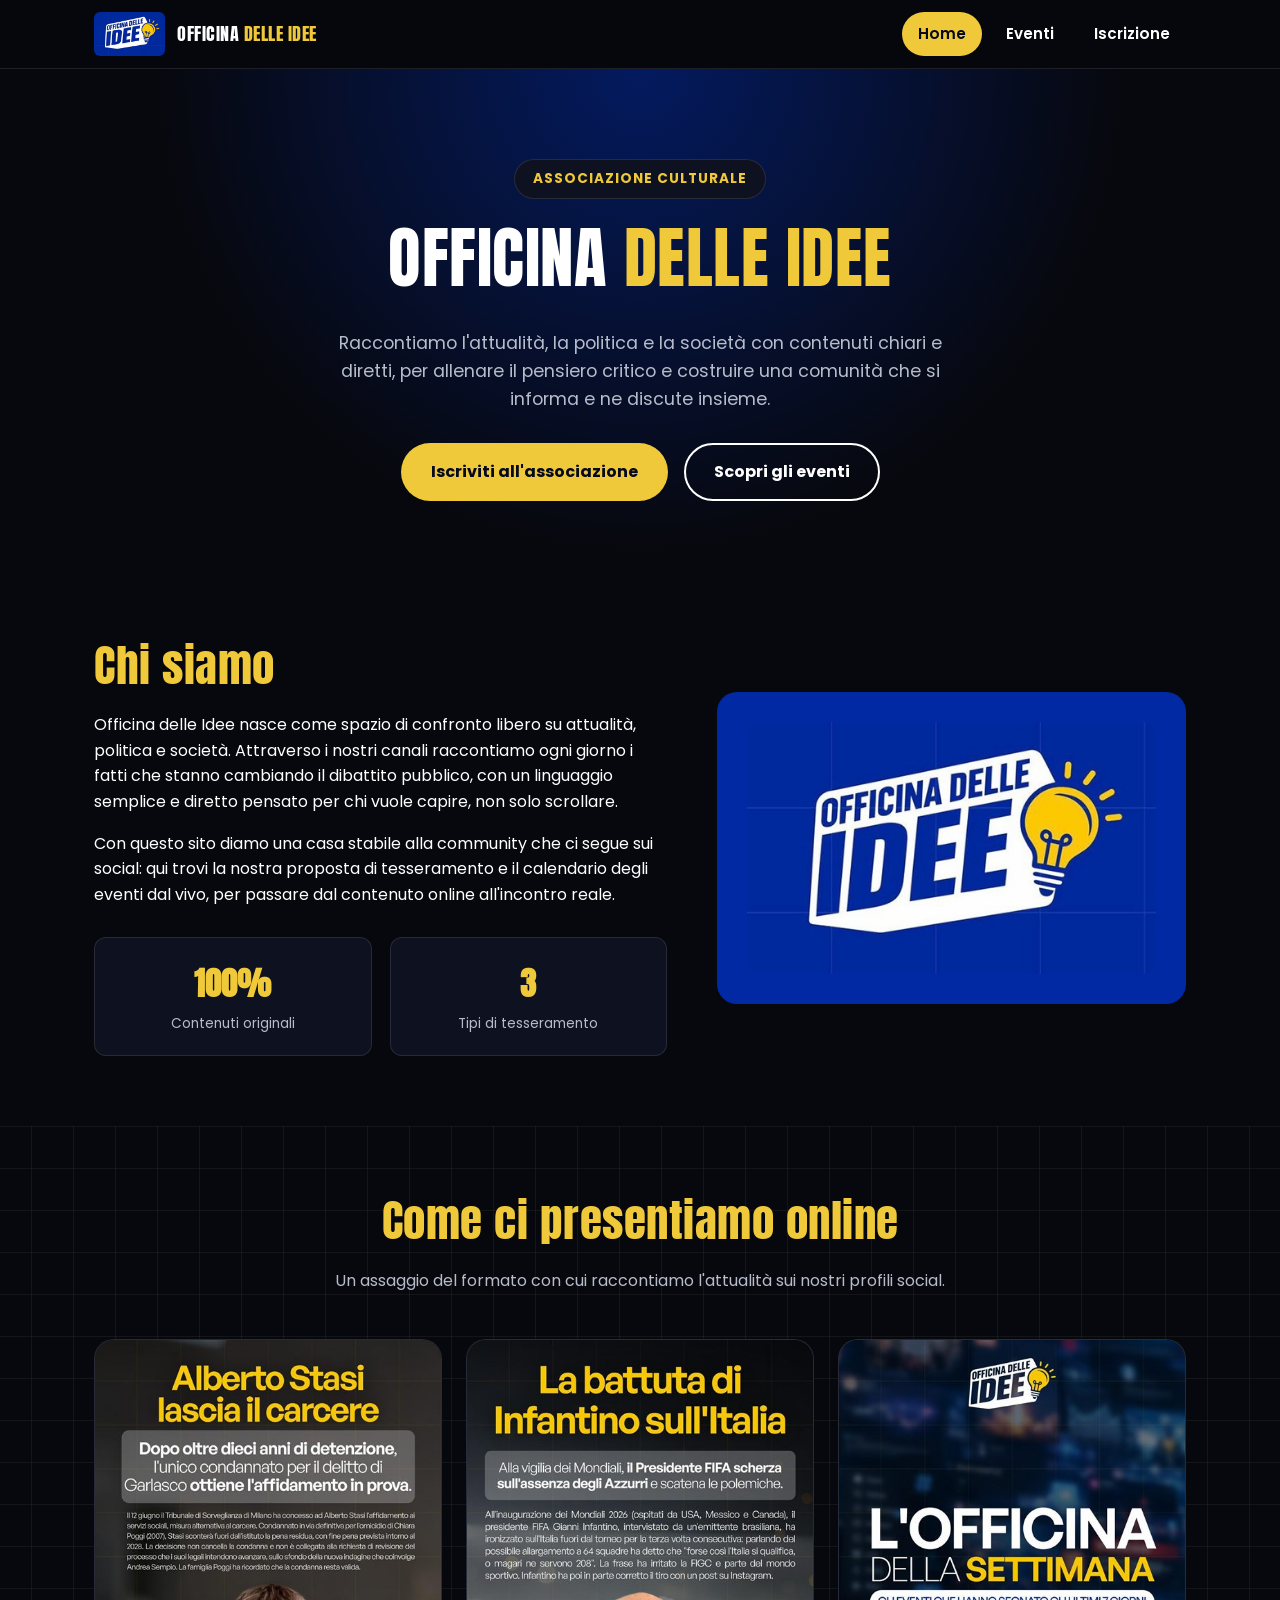
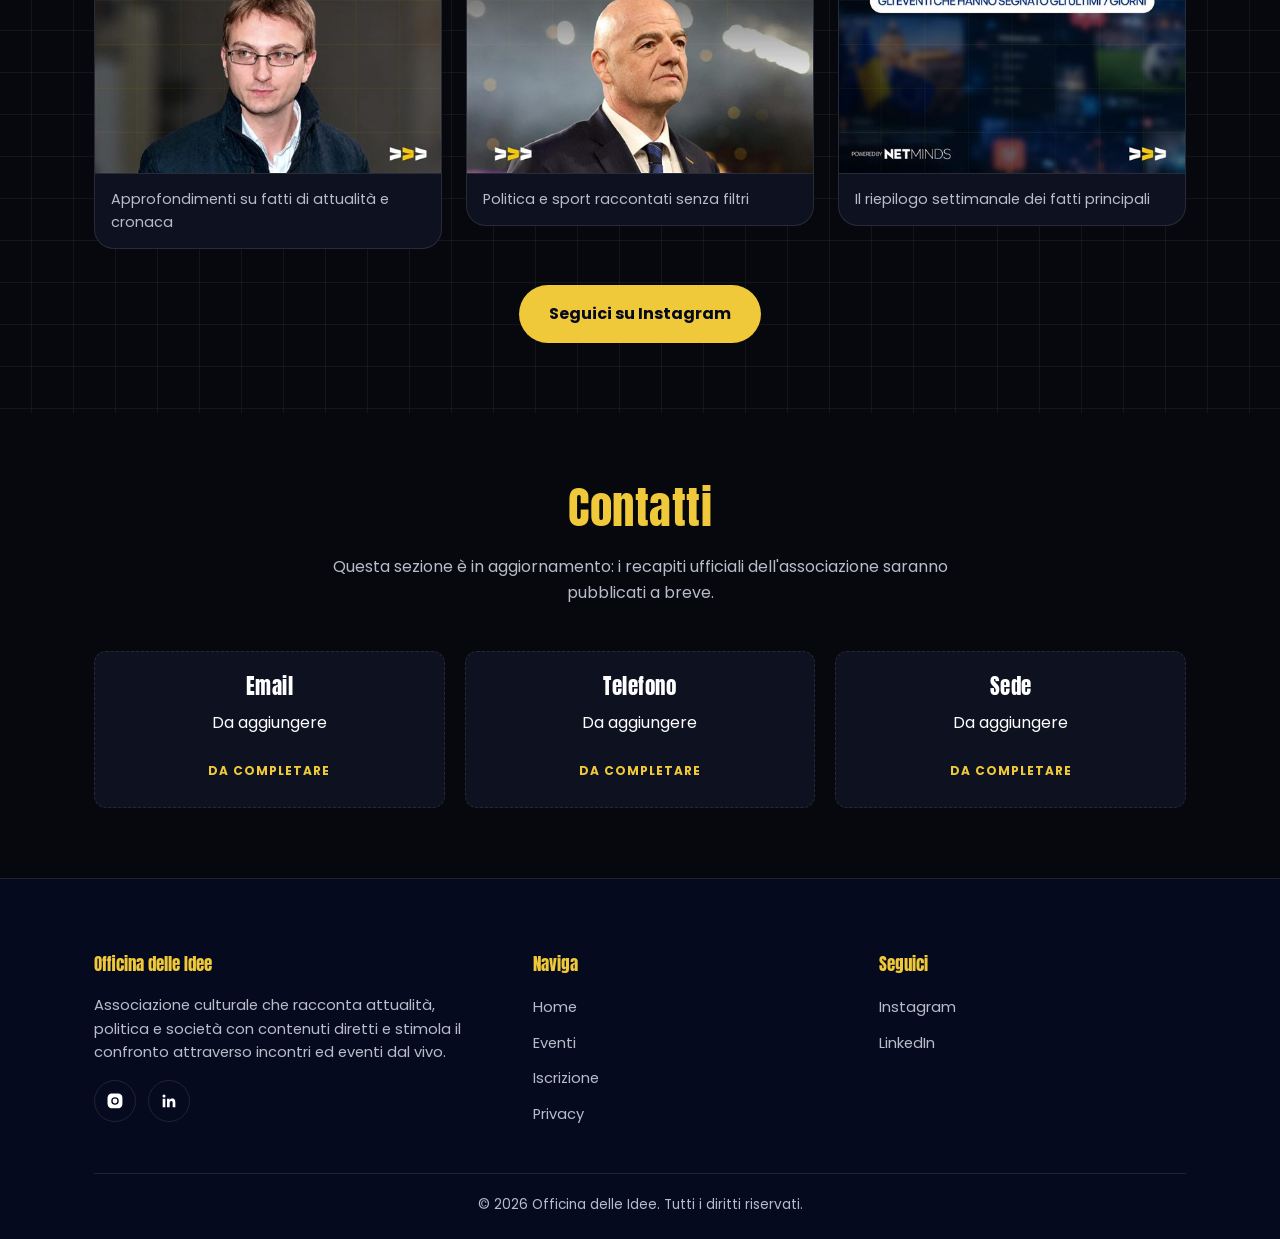
<file: index.html>
<!DOCTYPE html>
<html lang="it">
<head>
  <meta charset="UTF-8">
  <meta name="viewport" content="width=device-width, initial-scale=1.0">
  <title>Officina delle Idee | Associazione</title>
  <meta name="description" content="Officina delle Idee: l'associazione che racconta l'attualità e stimola il pensiero critico. Scopri chi siamo, iscriviti e partecipa ai nostri eventi.">

  <link rel="icon" type="image/png" sizes="32x32" href="images/favicon-32.png">
  <link rel="apple-touch-icon" sizes="180x180" href="images/favicon-180.png">

  <link rel="preconnect" href="https://fonts.googleapis.com">
  <link rel="preconnect" href="https://fonts.gstatic.com" crossorigin>
  <link href="https://fonts.googleapis.com/css2?family=Anton&family=Poppins:wght@400;600;700&display=swap" rel="stylesheet">

  <link rel="stylesheet" href="css/style.css">
</head>
<body>

  <header class="site-header">
    <div class="container">
      <a href="index.html" class="brand">
        <img src="images/logo.jpg" alt="Logo Officina delle Idee">
        <span>OFFICINA <em>DELLE IDEE</em></span>
      </a>

      <button class="nav-toggle" id="navToggle" aria-label="Apri menu" aria-expanded="false">
        <span></span><span></span><span></span>
      </button>

      <nav class="main-nav" id="mainNav">
        <ul>
          <li><a href="index.html" class="active">Home</a></li>
          <li><a href="eventi.html">Eventi</a></li>
          <li><a href="iscrizione.html">Iscrizione</a></li>
        </ul>
      </nav>
    </div>
  </header>

  <main>

    <section class="hero grid-bg">
      <div class="container">
        <span class="eyebrow">Associazione culturale</span>
        <h1>OFFICINA <span style="color:var(--gold)">DELLE IDEE</span></h1>
        <p class="lead">
          Raccontiamo l'attualità, la politica e la società con contenuti chiari e diretti,
          per allenare il pensiero critico e costruire una comunità che si informa e ne discute insieme.
        </p>
        <div class="hero-actions">
          <a href="iscrizione.html" class="btn btn-gold">Iscriviti all'associazione</a>
          <a href="eventi.html" class="btn btn-outline">Scopri gli eventi</a>
        </div>
      </div>
    </section>

    <section id="chi-siamo">
      <div class="container about-grid">
        <div>
          <h2>Chi siamo</h2>
          <p>
            Officina delle Idee nasce come spazio di confronto libero su attualità, politica e società.
            Attraverso i nostri canali raccontiamo ogni giorno i fatti che stanno cambiando il dibattito
            pubblico, con un linguaggio semplice e diretto pensato per chi vuole capire, non solo scrollare.
          </p>
          <p>
            Con questo sito diamo una casa stabile alla community che ci segue sui social: qui trovi la nostra
            proposta di tesseramento e il calendario degli eventi dal vivo, per passare dal contenuto online
            all'incontro reale.
          </p>
          <div class="stats">
            <div class="stat">
              <strong>100%</strong>
              <span>Contenuti originali</span>
            </div>
            <div class="stat">
              <strong>3</strong>
              <span>Tipi di tesseramento</span>
            </div>
          </div>
        </div>
        <div class="about-visual">
          <img src="images/logo.jpg" alt="Officina delle Idee">
        </div>
      </div>
    </section>

    <section id="contenuti" class="grid-bg">
      <div class="container">
        <div class="section-head">
          <h2>Come ci presentiamo online</h2>
          <p>Un assaggio del formato con cui raccontiamo l'attualità sui nostri profili social.</p>
        </div>

        <div class="gallery">
          <a href="https://www.instagram.com/_officinadelleidee_/" target="_blank" rel="noopener">
            <figure>
              <img src="images/post-1.jpg" alt="Esempio di post Officina delle Idee">
              <figcaption>Approfondimenti su fatti di attualità e cronaca</figcaption>
            </figure>
          </a>
          <a href="https://www.instagram.com/_officinadelleidee_/" target="_blank" rel="noopener">
            <figure>
              <img src="images/post-2.jpg" alt="Esempio di post Officina delle Idee">
              <figcaption>Politica e sport raccontati senza filtri</figcaption>
            </figure>
          </a>
          <a href="https://www.instagram.com/_officinadelleidee_/" target="_blank" rel="noopener">
            <figure>
              <img src="images/post-3.jpg" alt="Esempio di post Officina delle Idee">
              <figcaption>Il riepilogo settimanale dei fatti principali</figcaption>
            </figure>
          </a>
        </div>

        <div class="social-cta">
          <a href="https://www.instagram.com/_officinadelleidee_/" target="_blank" rel="noopener" class="btn btn-gold">Seguici su Instagram</a>
        </div>
      </div>
    </section>

    <section id="contatti">
      <div class="container">
        <div class="section-head">
          <h2>Contatti</h2>
          <p>Questa sezione è in aggiornamento: i recapiti ufficiali dell'associazione saranno pubblicati a breve.</p>
        </div>
        <div class="contacts-grid">
          <div class="contact-item">
            <h3>Email</h3>
            <p>Da aggiungere</p>
            <span class="todo">Da completare</span>
          </div>
          <div class="contact-item">
            <h3>Telefono</h3>
            <p>Da aggiungere</p>
            <span class="todo">Da completare</span>
          </div>
          <div class="contact-item">
            <h3>Sede</h3>
            <p>Da aggiungere</p>
            <span class="todo">Da completare</span>
          </div>
        </div>
      </div>
    </section>

  </main>

  <footer class="site-footer">
    <div class="container">
      <div class="footer-grid">
        <div>
          <h4>Officina delle Idee</h4>
          <p>Associazione culturale che racconta attualità, politica e società con contenuti diretti e stimola il confronto attraverso incontri ed eventi dal vivo.</p>
          <div class="social-links">
            <a href="https://www.instagram.com/_officinadelleidee_/" target="_blank" rel="noopener" aria-label="Instagram">
              <svg viewBox="0 0 24 24"><path d="M12 2c2.7 0 3 .01 4.1.06 1.1.05 1.8.2 2.4.45.65.25 1.2.6 1.75 1.15.5.5.9 1.1 1.15 1.75.25.6.4 1.3.45 2.4.05 1.1.06 1.4.06 4.1s-.01 3-.06 4.1c-.05 1.1-.2 1.8-.45 2.4a4.9 4.9 0 0 1-1.15 1.75 4.9 4.9 0 0 1-1.75 1.15c-.6.25-1.3.4-2.4.45-1.1.05-1.4.06-4.1.06s-3-.01-4.1-.06c-1.1-.05-1.8-.2-2.4-.45a4.9 4.9 0 0 1-1.75-1.15 4.9 4.9 0 0 1-1.15-1.75c-.25-.6-.4-1.3-.45-2.4C2.01 15 2 14.7 2 12s.01-3 .06-4.1c.05-1.1.2-1.8.45-2.4.25-.65.6-1.2 1.15-1.75A4.9 4.9 0 0 1 5.4 2.6c.6-.25 1.3-.4 2.4-.45C8.9 2.01 9.2 2 12 2zm0 5a5 5 0 1 0 0 10 5 5 0 0 0 0-10zm0 8.2a3.2 3.2 0 1 1 0-6.4 3.2 3.2 0 0 1 0 6.4zm5.2-8.4a1.2 1.2 0 1 1-2.4 0 1.2 1.2 0 0 1 2.4 0z"/></svg>
            </a>
            <a href="https://www.linkedin.com/company/officina-delle-idee./" target="_blank" rel="noopener" aria-label="LinkedIn">
              <svg viewBox="0 0 24 24"><path d="M20.45 20.45h-3.55v-5.57c0-1.33-.02-3.03-1.85-3.03-1.85 0-2.14 1.45-2.14 2.94v5.66H9.36V9h3.41v1.56h.05c.47-.9 1.63-1.85 3.36-1.85 3.6 0 4.27 2.37 4.27 5.45v6.29zM5.34 7.43a2.06 2.06 0 1 1 0-4.12 2.06 2.06 0 0 1 0 4.12zM7.12 20.45H3.56V9h3.56v11.45z"/></svg>
            </a>
          </div>
        </div>
        <div>
          <h4>Naviga</h4>
          <ul class="footer-nav">
            <li><a href="index.html">Home</a></li>
            <li><a href="eventi.html">Eventi</a></li>
            <li><a href="iscrizione.html">Iscrizione</a></li>
            <li><a href="privacy.html">Privacy</a></li>
          </ul>
        </div>
        <div>
          <h4>Seguici</h4>
          <ul class="footer-nav">
            <li><a href="https://www.instagram.com/_officinadelleidee_/" target="_blank" rel="noopener">Instagram</a></li>
            <li><a href="https://www.linkedin.com/company/officina-delle-idee./" target="_blank" rel="noopener">LinkedIn</a></li>
          </ul>
        </div>
      </div>
      <div class="footer-bottom">
        &copy; <span id="year"></span> Officina delle Idee. Tutti i diritti riservati.
      </div>
    </div>
  </footer>

  <script src="js/script.js"></script>
</body>
</html>
</file>
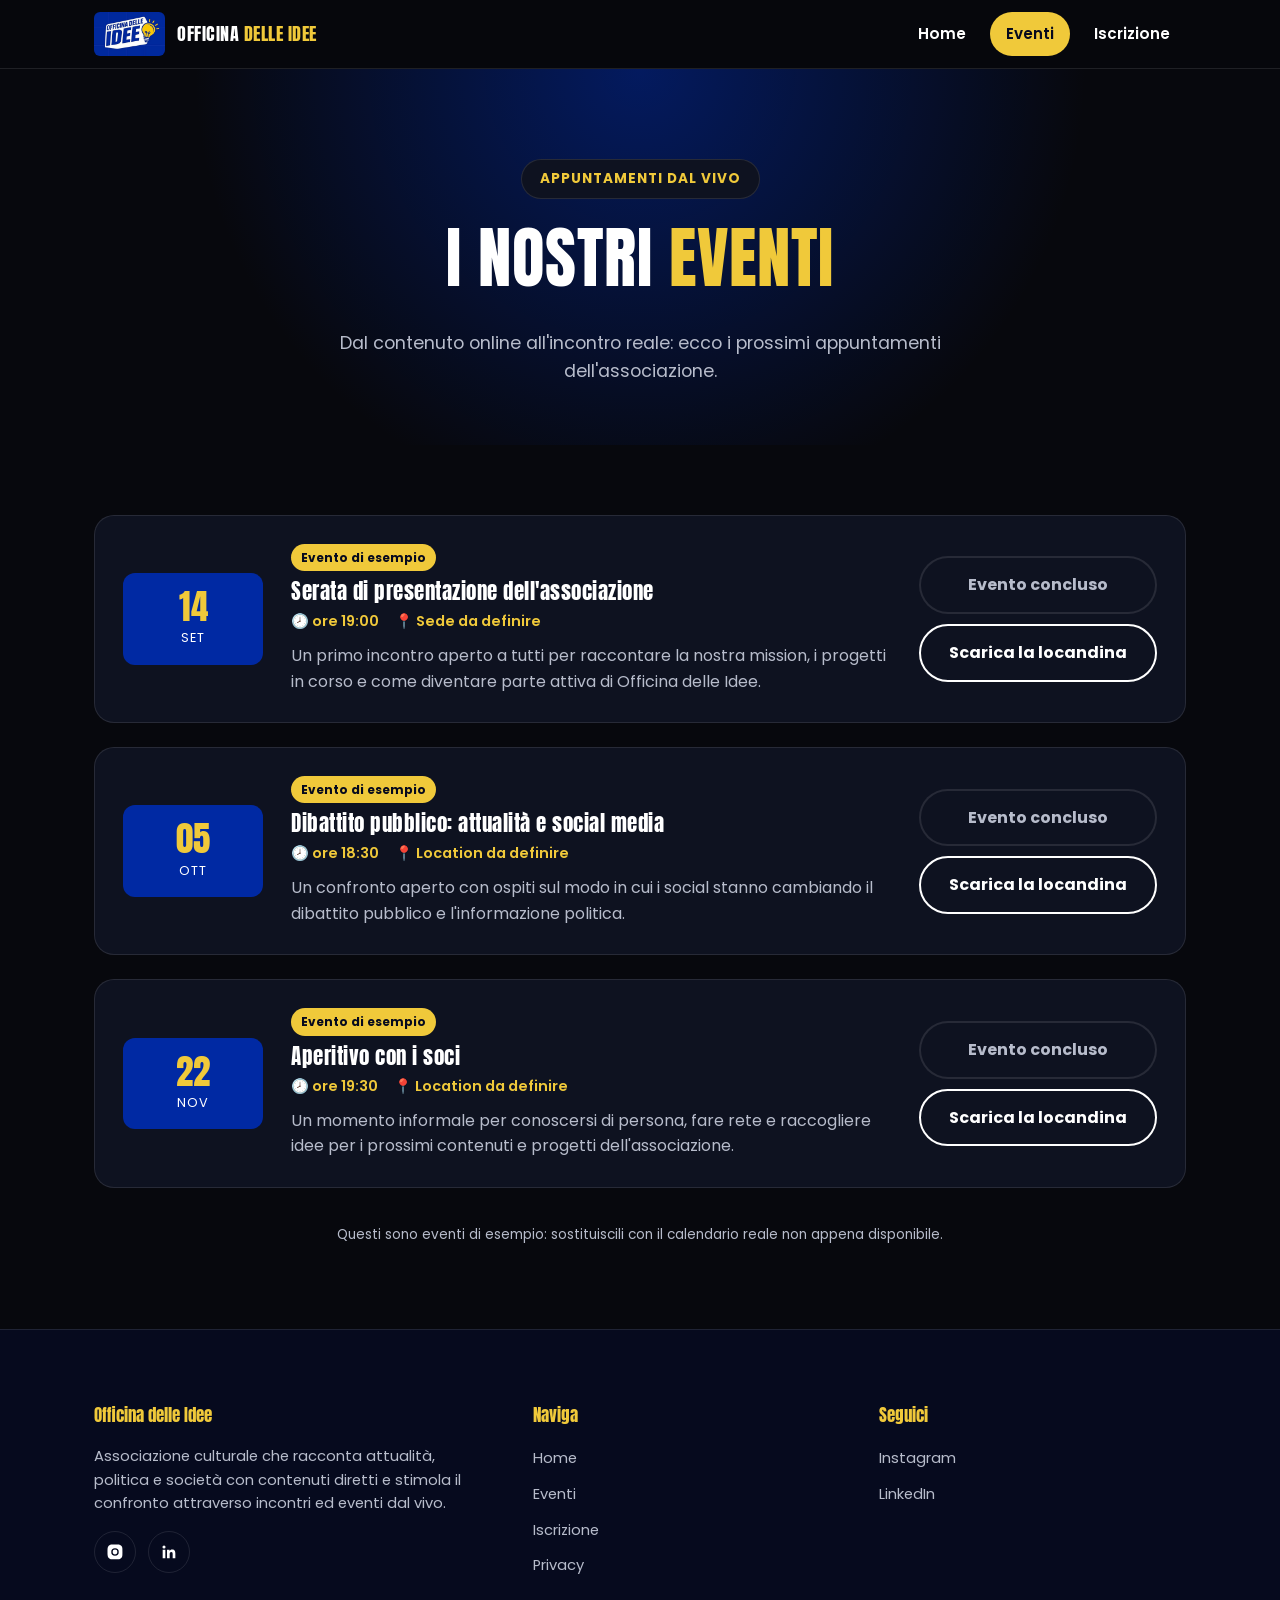
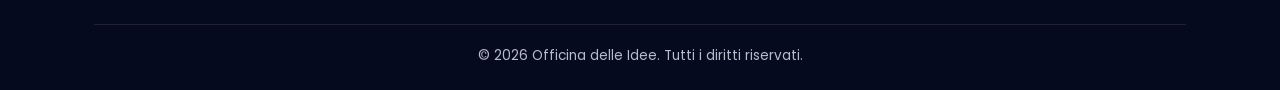
<file: eventi.html>
<!DOCTYPE html>
<html lang="it">
<head>
  <meta charset="UTF-8">
  <meta name="viewport" content="width=device-width, initial-scale=1.0">
  <title>Eventi | Officina delle Idee</title>
  <meta name="description" content="Scopri i prossimi eventi live di Officina delle Idee: incontri, dibattiti e appuntamenti dal vivo con la community.">

  <link rel="icon" type="image/png" sizes="32x32" href="images/favicon-32.png">
  <link rel="apple-touch-icon" sizes="180x180" href="images/favicon-180.png">

  <link rel="preconnect" href="https://fonts.googleapis.com">
  <link rel="preconnect" href="https://fonts.gstatic.com" crossorigin>
  <link href="https://fonts.googleapis.com/css2?family=Anton&family=Poppins:wght@400;600;700&display=swap" rel="stylesheet">

  <link rel="stylesheet" href="css/style.css">
</head>
<body>

  <header class="site-header">
    <div class="container">
      <a href="index.html" class="brand">
        <img src="images/logo.jpg" alt="Logo Officina delle Idee">
        <span>OFFICINA <em>DELLE IDEE</em></span>
      </a>

      <button class="nav-toggle" id="navToggle" aria-label="Apri menu" aria-expanded="false">
        <span></span><span></span><span></span>
      </button>

      <nav class="main-nav" id="mainNav">
        <ul>
          <li><a href="index.html">Home</a></li>
          <li><a href="eventi.html" class="active">Eventi</a></li>
          <li><a href="iscrizione.html">Iscrizione</a></li>
        </ul>
      </nav>
    </div>
  </header>

  <main>
    <section class="hero grid-bg" style="padding-bottom:30px;">
      <div class="container">
        <span class="eyebrow">Appuntamenti dal vivo</span>
        <h1>I NOSTRI <span style="color:var(--gold)">EVENTI</span></h1>
        <p class="lead">
          Dal contenuto online all'incontro reale: ecco i prossimi appuntamenti dell'associazione.
        </p>
      </div>
    </section>

    <section>
      <div class="container">

        <div class="events-list">

          <article class="event-card" data-event-title="Serata di presentazione dell'associazione" data-locandina="locandine/serata-presentazione-associazione.pdf" data-event-date="2026-09-14">
            <div class="event-date">
              <span class="day">14</span>
              <span class="month">Set</span>
            </div>
            <div class="event-body">
              <span class="badge-placeholder">Evento di esempio</span>
              <h3>Serata di presentazione dell'associazione</h3>
              <div class="event-meta">
                <span>🕗 ore 19:00</span>
                <span>📍 Sede da definire</span>
              </div>
              <p>
                Un primo incontro aperto a tutti per raccontare la nostra mission, i progetti in corso
                e come diventare parte attiva di Officina delle Idee.
              </p>
            </div>
            <div class="event-action">
              <a href="#" class="btn btn-gold">Partecipa</a>
            </div>
          </article>

          <article class="event-card" data-event-title="Dibattito pubblico: attualità e social media" data-locandina="locandine/dibattito-attualita-social-media.pdf" data-event-date="2026-10-05">
            <div class="event-date">
              <span class="day">05</span>
              <span class="month">Ott</span>
            </div>
            <div class="event-body">
              <span class="badge-placeholder">Evento di esempio</span>
              <h3>Dibattito pubblico: attualità e social media</h3>
              <div class="event-meta">
                <span>🕗 ore 18:30</span>
                <span>📍 Location da definire</span>
              </div>
              <p>
                Un confronto aperto con ospiti sul modo in cui i social stanno cambiando il dibattito
                pubblico e l'informazione politica.
              </p>
            </div>
            <div class="event-action">
              <a href="#" class="btn btn-gold">Partecipa</a>
            </div>
          </article>

          <article class="event-card" data-event-title="Aperitivo con i soci" data-locandina="locandine/aperitivo-con-i-soci.pdf" data-event-date="2026-11-22">
            <div class="event-date">
              <span class="day">22</span>
              <span class="month">Nov</span>
            </div>
            <div class="event-body">
              <span class="badge-placeholder">Evento di esempio</span>
              <h3>Aperitivo con i soci</h3>
              <div class="event-meta">
                <span>🕗 ore 19:30</span>
                <span>📍 Location da definire</span>
              </div>
              <p>
                Un momento informale per conoscersi di persona, fare rete e raccogliere idee
                per i prossimi contenuti e progetti dell'associazione.
              </p>
            </div>
            <div class="event-action">
              <a href="#" class="btn btn-gold">Partecipa</a>
            </div>
          </article>

        </div>

        <p class="form-note" style="margin-top:36px;">
          Questi sono eventi di esempio: sostituiscili con il calendario reale non appena disponibile.
        </p>

      </div>
    </section>
  </main>

  <footer class="site-footer">
    <div class="container">
      <div class="footer-grid">
        <div>
          <h4>Officina delle Idee</h4>
          <p>Associazione culturale che racconta attualità, politica e società con contenuti diretti e stimola il confronto attraverso incontri ed eventi dal vivo.</p>
          <div class="social-links">
            <a href="https://www.instagram.com/_officinadelleidee_/" target="_blank" rel="noopener" aria-label="Instagram">
              <svg viewBox="0 0 24 24"><path d="M12 2c2.7 0 3 .01 4.1.06 1.1.05 1.8.2 2.4.45.65.25 1.2.6 1.75 1.15.5.5.9 1.1 1.15 1.75.25.6.4 1.3.45 2.4.05 1.1.06 1.4.06 4.1s-.01 3-.06 4.1c-.05 1.1-.2 1.8-.45 2.4a4.9 4.9 0 0 1-1.15 1.75 4.9 4.9 0 0 1-1.75 1.15c-.6.25-1.3.4-2.4.45-1.1.05-1.4.06-4.1.06s-3-.01-4.1-.06c-1.1-.05-1.8-.2-2.4-.45a4.9 4.9 0 0 1-1.75-1.15 4.9 4.9 0 0 1-1.15-1.75c-.25-.6-.4-1.3-.45-2.4C2.01 15 2 14.7 2 12s.01-3 .06-4.1c.05-1.1.2-1.8.45-2.4.25-.65.6-1.2 1.15-1.75A4.9 4.9 0 0 1 5.4 2.6c.6-.25 1.3-.4 2.4-.45C8.9 2.01 9.2 2 12 2zm0 5a5 5 0 1 0 0 10 5 5 0 0 0 0-10zm0 8.2a3.2 3.2 0 1 1 0-6.4 3.2 3.2 0 0 1 0 6.4zm5.2-8.4a1.2 1.2 0 1 1-2.4 0 1.2 1.2 0 0 1 2.4 0z"/></svg>
            </a>
            <a href="https://www.linkedin.com/company/officina-delle-idee./" target="_blank" rel="noopener" aria-label="LinkedIn">
              <svg viewBox="0 0 24 24"><path d="M20.45 20.45h-3.55v-5.57c0-1.33-.02-3.03-1.85-3.03-1.85 0-2.14 1.45-2.14 2.94v5.66H9.36V9h3.41v1.56h.05c.47-.9 1.63-1.85 3.36-1.85 3.6 0 4.27 2.37 4.27 5.45v6.29zM5.34 7.43a2.06 2.06 0 1 1 0-4.12 2.06 2.06 0 0 1 0 4.12zM7.12 20.45H3.56V9h3.56v11.45z"/></svg>
            </a>
          </div>
        </div>
        <div>
          <h4>Naviga</h4>
          <ul class="footer-nav">
            <li><a href="index.html">Home</a></li>
            <li><a href="eventi.html">Eventi</a></li>
            <li><a href="iscrizione.html">Iscrizione</a></li>
            <li><a href="privacy.html">Privacy</a></li>
          </ul>
        </div>
        <div>
          <h4>Seguici</h4>
          <ul class="footer-nav">
            <li><a href="https://www.instagram.com/_officinadelleidee_/" target="_blank" rel="noopener">Instagram</a></li>
            <li><a href="https://www.linkedin.com/company/officina-delle-idee./" target="_blank" rel="noopener">LinkedIn</a></li>
          </ul>
        </div>
      </div>
      <div class="footer-bottom">
        &copy; <span id="year"></span> Officina delle Idee. Tutti i diritti riservati.
      </div>
    </div>
  </footer>

  <div class="modal-overlay" id="eventModal" aria-hidden="true">
    <div class="modal-box" role="dialog" aria-modal="true" aria-labelledby="eventModalTitle">
      <button type="button" class="modal-close" data-modal-close aria-label="Chiudi">&times;</button>

      <div id="eventModalForm">
        <span class="modal-eyebrow">Partecipa all'evento</span>
        <h3 id="eventModalTitle">Titolo evento</h3>

        <form name="iscrizione-evento" id="eventoForm" method="POST" data-netlify="true" netlify-honeypot="bot-field">
          <input type="hidden" name="form-name" value="iscrizione-evento">
          <input type="hidden" name="evento" id="eventoInput" value="">
          <p class="honeypot-field">
            <label>Non compilare questo campo se sei umano: <input name="bot-field"></label>
          </p>

          <div class="field">
            <label for="evento-nome">Nome</label>
            <input type="text" id="evento-nome" name="nome" required autocomplete="given-name">
          </div>
          <div class="field">
            <label for="evento-cognome">Cognome</label>
            <input type="text" id="evento-cognome" name="cognome" required autocomplete="family-name">
          </div>
          <div class="field">
            <label for="evento-email">Email</label>
            <input type="email" id="evento-email" name="email" required autocomplete="email">
          </div>
          <div class="field">
            <label for="evento-persone">Numero di persone che porti con te</label>
            <input type="number" id="evento-persone" name="numero_persone" min="1" value="1" required>
          </div>
          <div class="field">
            <label for="evento-tessera">Sei già tesserato?</label>
            <select id="evento-tessera" name="tesseramento" required>
              <option value="No, non sono ancora tesserato">No, non sono ancora tesserato</option>
              <option value="Sì, Tessera Junior">Sì, Tessera Junior</option>
              <option value="Sì, Tessera Senior">Sì, Tessera Senior</option>
              <option value="Sì, Tessera Partner">Sì, Tessera Partner</option>
            </select>
          </div>

          <button type="submit" class="btn btn-gold btn-block">Invia adesione</button>
        </form>
      </div>

      <div id="eventModalSuccess" class="modal-success" style="display:none;">
        <span class="modal-eyebrow">Adesione ricevuta</span>
        <h3>Grazie per la tua adesione!</h3>
        <p>Abbiamo ricevuto i tuoi dati per l'evento. Scarica la locandina qui sotto e salva la data!</p>
        <a href="#" id="eventModalDownload" class="btn btn-gold" download target="_blank" rel="noopener">Scarica la locandina</a>
        <button type="button" class="btn btn-outline" data-modal-close style="margin-top:12px;">Chiudi</button>
      </div>
    </div>
  </div>

  <script src="js/script.js"></script>
</body>
</html>
</file>
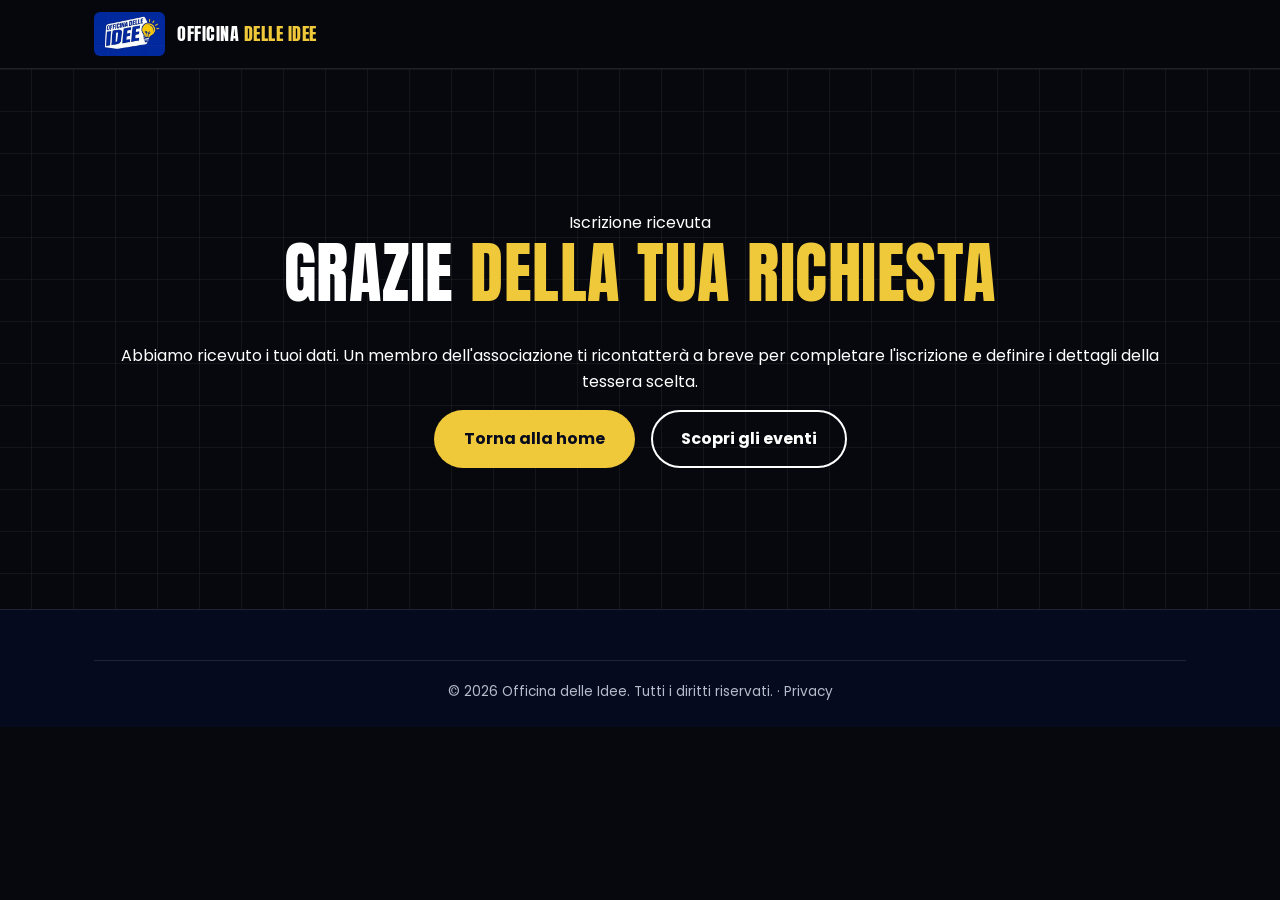
<file: grazie.html>
<!DOCTYPE html>
<html lang="it">
<head>
  <meta charset="UTF-8">
  <meta name="viewport" content="width=device-width, initial-scale=1.0">
  <title>Grazie | Officina delle Idee</title>
  <meta name="robots" content="noindex">

  <link rel="icon" type="image/png" sizes="32x32" href="images/favicon-32.png">
  <link rel="apple-touch-icon" sizes="180x180" href="images/favicon-180.png">

  <link rel="preconnect" href="https://fonts.googleapis.com">
  <link rel="preconnect" href="https://fonts.gstatic.com" crossorigin>
  <link href="https://fonts.googleapis.com/css2?family=Anton&family=Poppins:wght@400;600;700&display=swap" rel="stylesheet">

  <link rel="stylesheet" href="css/style.css">
</head>
<body>

  <header class="site-header">
    <div class="container">
      <a href="index.html" class="brand">
        <img src="images/logo.jpg" alt="Logo Officina delle Idee">
        <span>OFFICINA <em>DELLE IDEE</em></span>
      </a>
    </div>
  </header>

  <main>
    <section class="thanks-page grid-bg">
      <div class="container">
        <span class="eyebrow">Iscrizione ricevuta</span>
        <h1>GRAZIE <span style="color:var(--gold)">DELLA TUA RICHIESTA</span></h1>
        <p class="lead" style="margin-left:auto;margin-right:auto;">
          Abbiamo ricevuto i tuoi dati. Un membro dell'associazione ti ricontatterà a breve
          per completare l'iscrizione e definire i dettagli della tessera scelta.
        </p>
        <div class="hero-actions">
          <a href="index.html" class="btn btn-gold">Torna alla home</a>
          <a href="eventi.html" class="btn btn-outline">Scopri gli eventi</a>
        </div>
      </div>
    </section>
  </main>

  <footer class="site-footer">
    <div class="container">
      <div class="footer-bottom">
        &copy; <span id="year"></span> Officina delle Idee. Tutti i diritti riservati. &middot; <a href="privacy.html">Privacy</a>
      </div>
    </div>
  </footer>

  <script src="js/script.js"></script>
</body>
</html>
</file>
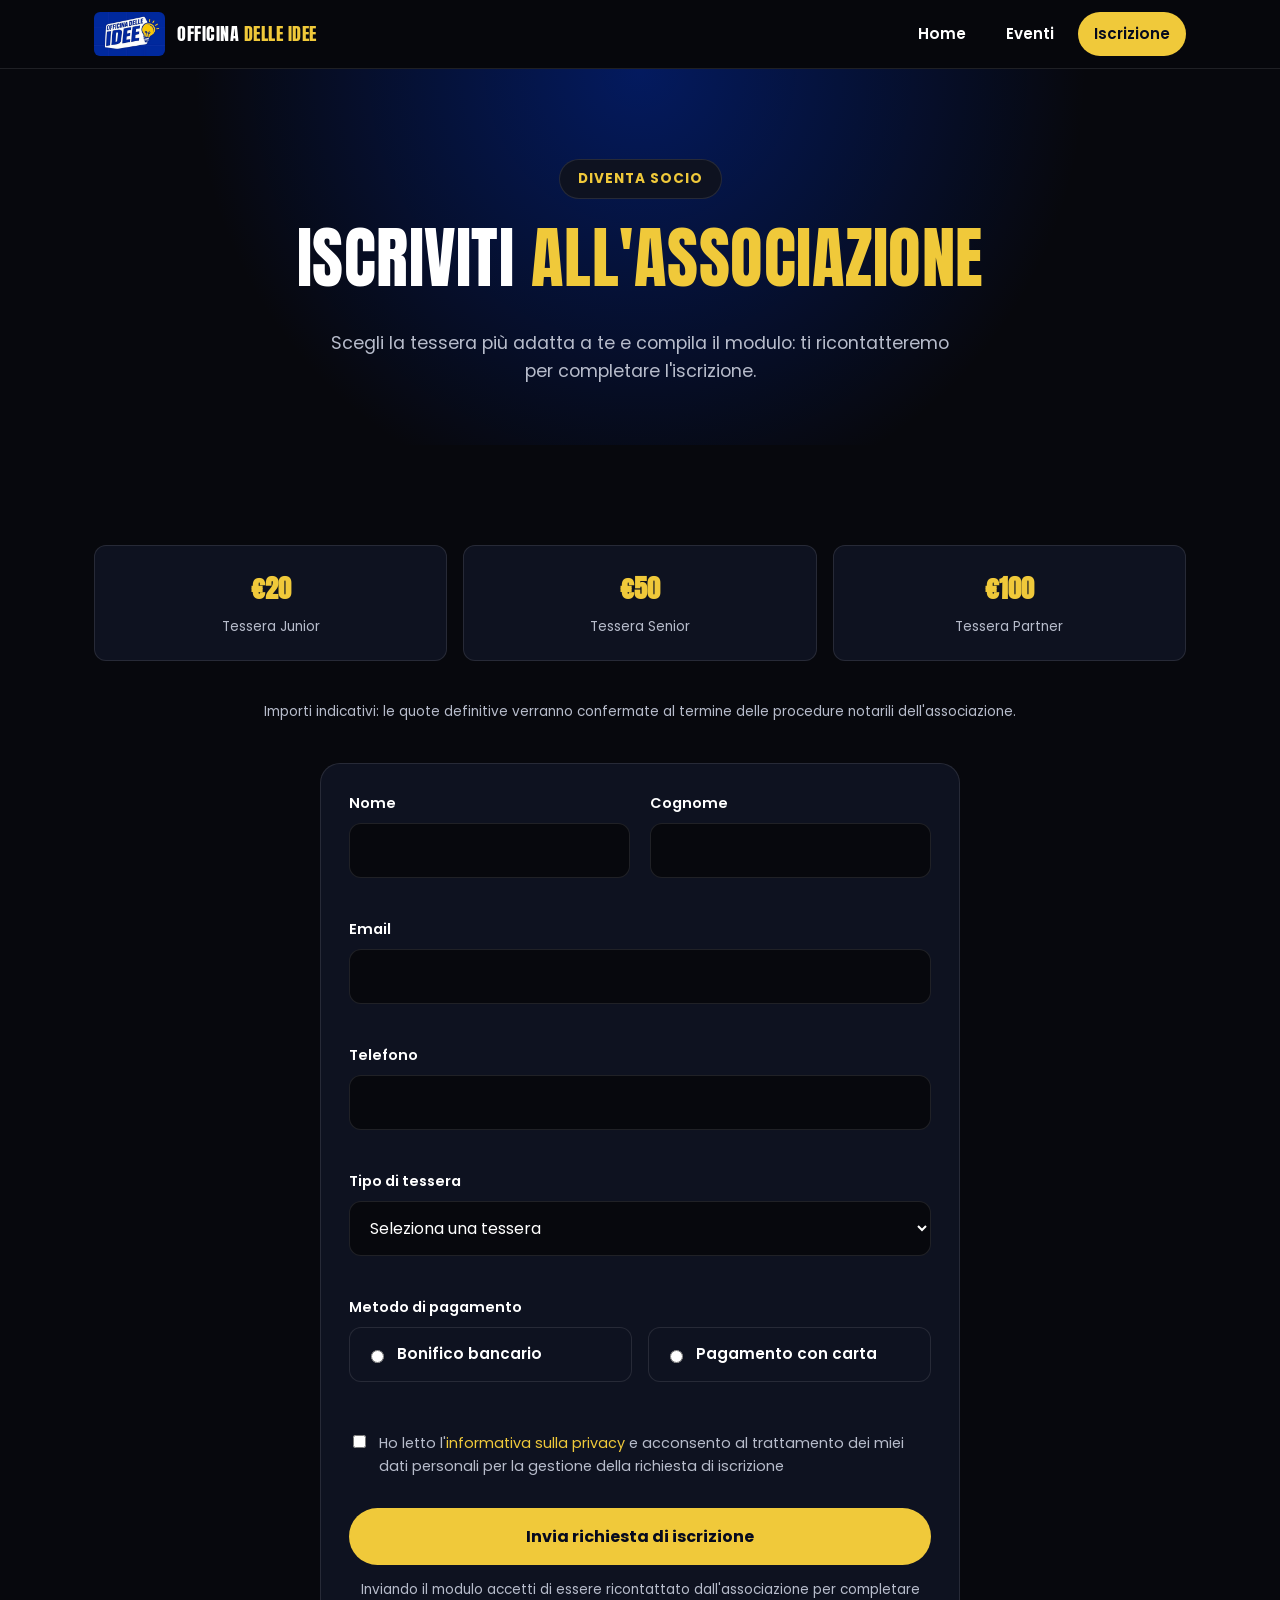
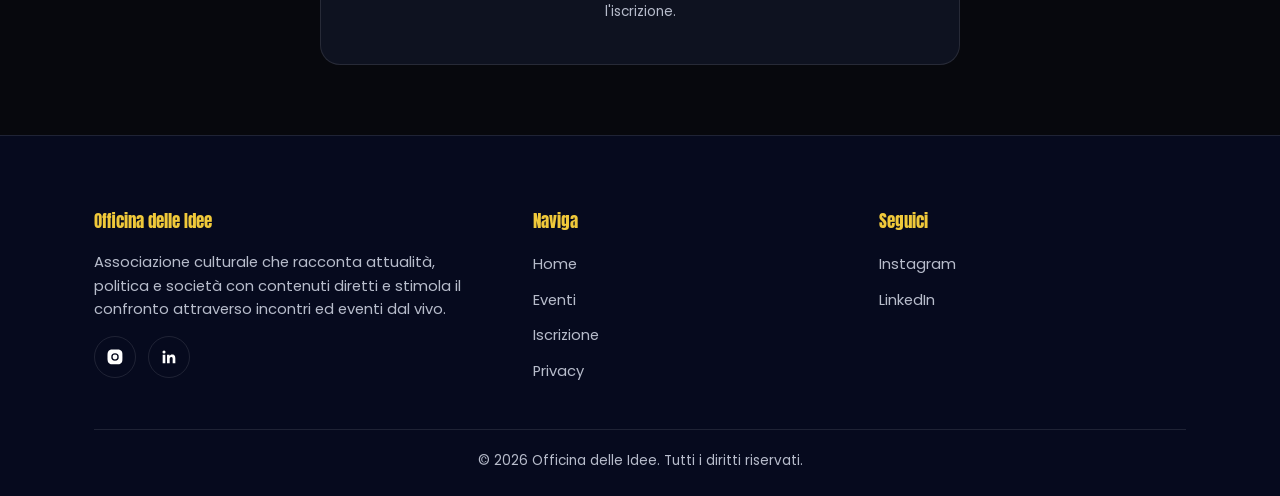
<file: iscrizione.html>
<!DOCTYPE html>
<html lang="it">
<head>
  <meta charset="UTF-8">
  <meta name="viewport" content="width=device-width, initial-scale=1.0">
  <title>Iscrizione | Officina delle Idee</title>
  <meta name="description" content="Iscriviti a Officina delle Idee: scegli la tua tessera e diventa socio dell'associazione.">

  <link rel="icon" type="image/png" sizes="32x32" href="images/favicon-32.png">
  <link rel="apple-touch-icon" sizes="180x180" href="images/favicon-180.png">

  <link rel="preconnect" href="https://fonts.googleapis.com">
  <link rel="preconnect" href="https://fonts.gstatic.com" crossorigin>
  <link href="https://fonts.googleapis.com/css2?family=Anton&family=Poppins:wght@400;600;700&display=swap" rel="stylesheet">

  <link rel="stylesheet" href="css/style.css">
</head>
<body>

  <header class="site-header">
    <div class="container">
      <a href="index.html" class="brand">
        <img src="images/logo.jpg" alt="Logo Officina delle Idee">
        <span>OFFICINA <em>DELLE IDEE</em></span>
      </a>

      <button class="nav-toggle" id="navToggle" aria-label="Apri menu" aria-expanded="false">
        <span></span><span></span><span></span>
      </button>

      <nav class="main-nav" id="mainNav">
        <ul>
          <li><a href="index.html">Home</a></li>
          <li><a href="eventi.html">Eventi</a></li>
          <li><a href="iscrizione.html" class="active">Iscrizione</a></li>
        </ul>
      </nav>
    </div>
  </header>

  <main>
    <section class="hero grid-bg" style="padding-bottom:30px;">
      <div class="container">
        <span class="eyebrow">Diventa socio</span>
        <h1>ISCRIVITI <span style="color:var(--gold)">ALL'ASSOCIAZIONE</span></h1>
        <p class="lead">
          Scegli la tessera più adatta a te e compila il modulo: ti ricontatteremo per completare l'iscrizione.
        </p>
      </div>
    </section>

    <section>
      <div class="container">

        <div class="tessere-info">
          <div class="tessera">
            <strong>€20</strong>
            <span>Tessera Junior</span>
          </div>
          <div class="tessera">
            <strong>€50</strong>
            <span>Tessera Senior</span>
          </div>
          <div class="tessera">
            <strong>€100</strong>
            <span>Tessera Partner</span>
          </div>
        </div>
        <p class="form-note" style="margin-bottom:40px;">
          Importi indicativi: le quote definitive verranno confermate al termine delle procedure notarili dell'associazione.
        </p>

        <div class="form-wrap card">
          <form name="iscrizione" method="POST" data-netlify="true" netlify-honeypot="bot-field" action="/grazie.html">
            <input type="hidden" name="form-name" value="iscrizione">
            <p class="honeypot-field">
              <label>Non compilare questo campo se sei umano: <input name="bot-field"></label>
            </p>

            <div class="form-grid">
              <div class="field">
                <label for="nome">Nome</label>
                <input type="text" id="nome" name="nome" required autocomplete="given-name">
              </div>
              <div class="field">
                <label for="cognome">Cognome</label>
                <input type="text" id="cognome" name="cognome" required autocomplete="family-name">
              </div>
              <div class="field full">
                <label for="email">Email</label>
                <input type="email" id="email" name="email" required autocomplete="email">
              </div>
              <div class="field full">
                <label for="telefono">Telefono</label>
                <input type="tel" id="telefono" name="telefono" required autocomplete="tel">
              </div>
              <div class="field full">
                <label for="tessera">Tipo di tessera</label>
                <select id="tessera" name="tessera" required>
                  <option value="" disabled selected>Seleziona una tessera</option>
                  <option value="Junior - 20 euro">Junior — 20€</option>
                  <option value="Senior - 50 euro">Senior — 50€</option>
                  <option value="Partner - 100 euro">Partner — 100€</option>
                </select>
              </div>

              <div class="field full payment-method">
                <label>Metodo di pagamento</label>
                <div class="payment-options">
                  <label class="payment-option">
                    <input type="radio" name="metodo_pagamento" value="Bonifico bancario" required>
                    <span>Bonifico bancario</span>
                  </label>
                  <label class="payment-option">
                    <input type="radio" name="metodo_pagamento" value="Pagamento con carta" required>
                    <span>Pagamento con carta</span>
                  </label>
                </div>

                <div class="payment-details" id="dettagli-bonifico">
                  <p>IBAN: <strong>[IBAN]</strong></p>
                  <p>Intestatario: <strong>[INTESTATARIO IBAN]</strong></p>
                  <p>Causale: <strong id="causale-suggerita">Seleziona una tessera per generare la causale</strong></p>
                </div>

                <div class="payment-details" id="dettagli-carta">
                  <p id="carta-messaggio">Seleziona prima il tipo di tessera per generare il link di pagamento.</p>
                  <a href="#" id="link-pagamento-carta" class="btn btn-gold" style="display:none;">Vai al pagamento</a>
                </div>
              </div>
            </div>

            <div class="field full consent-field">
              <label class="checkbox-option">
                <input type="checkbox" id="privacy-consenso" name="privacy_consenso" required>
                <span>Ho letto l'<a href="privacy.html" target="_blank" rel="noopener">informativa sulla privacy</a> e acconsento al trattamento dei miei dati personali per la gestione della richiesta di iscrizione</span>
              </label>
            </div>

            <button type="submit" class="btn btn-gold btn-block" style="margin-top:10px;">Invia richiesta di iscrizione</button>
            <p class="form-note">Inviando il modulo accetti di essere ricontattato dall'associazione per completare l'iscrizione.</p>
          </form>
        </div>

      </div>
    </section>
  </main>

  <footer class="site-footer">
    <div class="container">
      <div class="footer-grid">
        <div>
          <h4>Officina delle Idee</h4>
          <p>Associazione culturale che racconta attualità, politica e società con contenuti diretti e stimola il confronto attraverso incontri ed eventi dal vivo.</p>
          <div class="social-links">
            <a href="https://www.instagram.com/_officinadelleidee_/" target="_blank" rel="noopener" aria-label="Instagram">
              <svg viewBox="0 0 24 24"><path d="M12 2c2.7 0 3 .01 4.1.06 1.1.05 1.8.2 2.4.45.65.25 1.2.6 1.75 1.15.5.5.9 1.1 1.15 1.75.25.6.4 1.3.45 2.4.05 1.1.06 1.4.06 4.1s-.01 3-.06 4.1c-.05 1.1-.2 1.8-.45 2.4a4.9 4.9 0 0 1-1.15 1.75 4.9 4.9 0 0 1-1.75 1.15c-.6.25-1.3.4-2.4.45-1.1.05-1.4.06-4.1.06s-3-.01-4.1-.06c-1.1-.05-1.8-.2-2.4-.45a4.9 4.9 0 0 1-1.75-1.15 4.9 4.9 0 0 1-1.15-1.75c-.25-.6-.4-1.3-.45-2.4C2.01 15 2 14.7 2 12s.01-3 .06-4.1c.05-1.1.2-1.8.45-2.4.25-.65.6-1.2 1.15-1.75A4.9 4.9 0 0 1 5.4 2.6c.6-.25 1.3-.4 2.4-.45C8.9 2.01 9.2 2 12 2zm0 5a5 5 0 1 0 0 10 5 5 0 0 0 0-10zm0 8.2a3.2 3.2 0 1 1 0-6.4 3.2 3.2 0 0 1 0 6.4zm5.2-8.4a1.2 1.2 0 1 1-2.4 0 1.2 1.2 0 0 1 2.4 0z"/></svg>
            </a>
            <a href="https://www.linkedin.com/company/officina-delle-idee./" target="_blank" rel="noopener" aria-label="LinkedIn">
              <svg viewBox="0 0 24 24"><path d="M20.45 20.45h-3.55v-5.57c0-1.33-.02-3.03-1.85-3.03-1.85 0-2.14 1.45-2.14 2.94v5.66H9.36V9h3.41v1.56h.05c.47-.9 1.63-1.85 3.36-1.85 3.6 0 4.27 2.37 4.27 5.45v6.29zM5.34 7.43a2.06 2.06 0 1 1 0-4.12 2.06 2.06 0 0 1 0 4.12zM7.12 20.45H3.56V9h3.56v11.45z"/></svg>
            </a>
          </div>
        </div>
        <div>
          <h4>Naviga</h4>
          <ul class="footer-nav">
            <li><a href="index.html">Home</a></li>
            <li><a href="eventi.html">Eventi</a></li>
            <li><a href="iscrizione.html">Iscrizione</a></li>
            <li><a href="privacy.html">Privacy</a></li>
          </ul>
        </div>
        <div>
          <h4>Seguici</h4>
          <ul class="footer-nav">
            <li><a href="https://www.instagram.com/_officinadelleidee_/" target="_blank" rel="noopener">Instagram</a></li>
            <li><a href="https://www.linkedin.com/company/officina-delle-idee./" target="_blank" rel="noopener">LinkedIn</a></li>
          </ul>
        </div>
      </div>
      <div class="footer-bottom">
        &copy; <span id="year"></span> Officina delle Idee. Tutti i diritti riservati.
      </div>
    </div>
  </footer>

  <script src="js/script.js"></script>
</body>
</html>
</file>
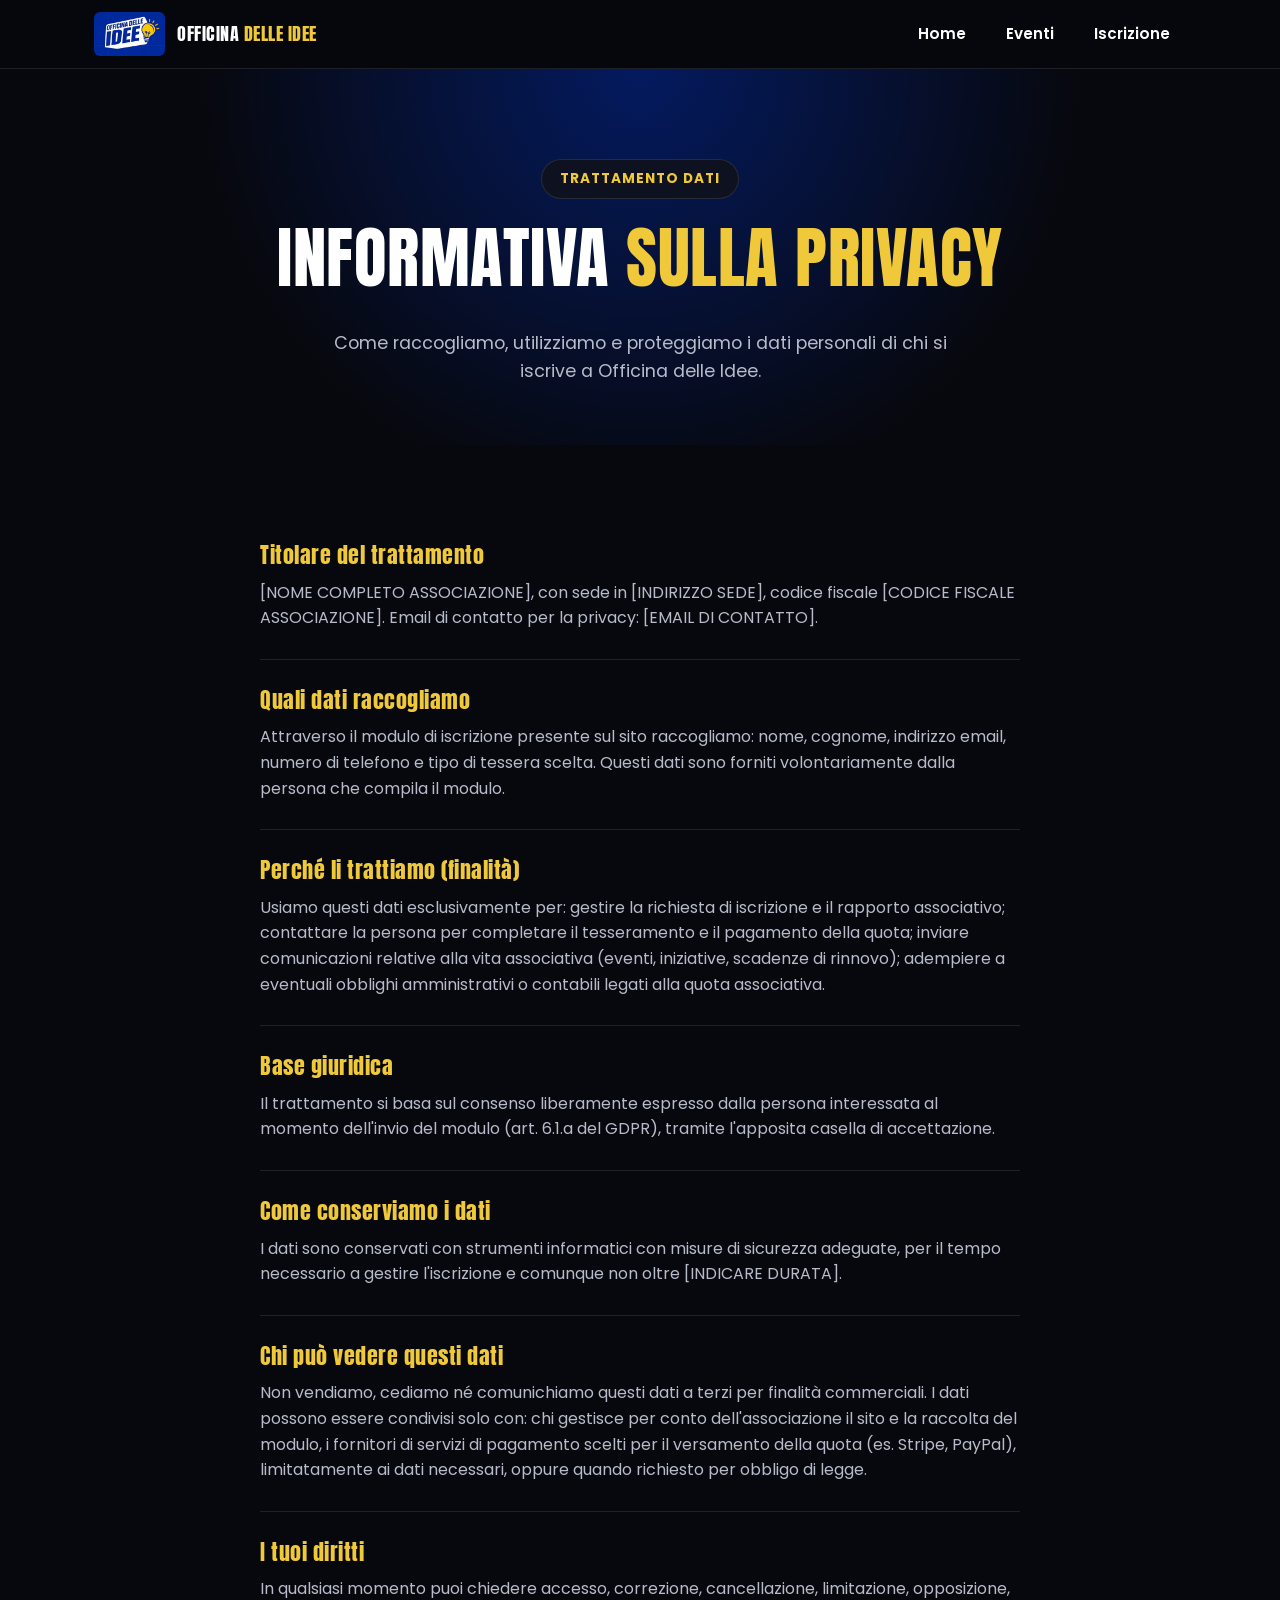
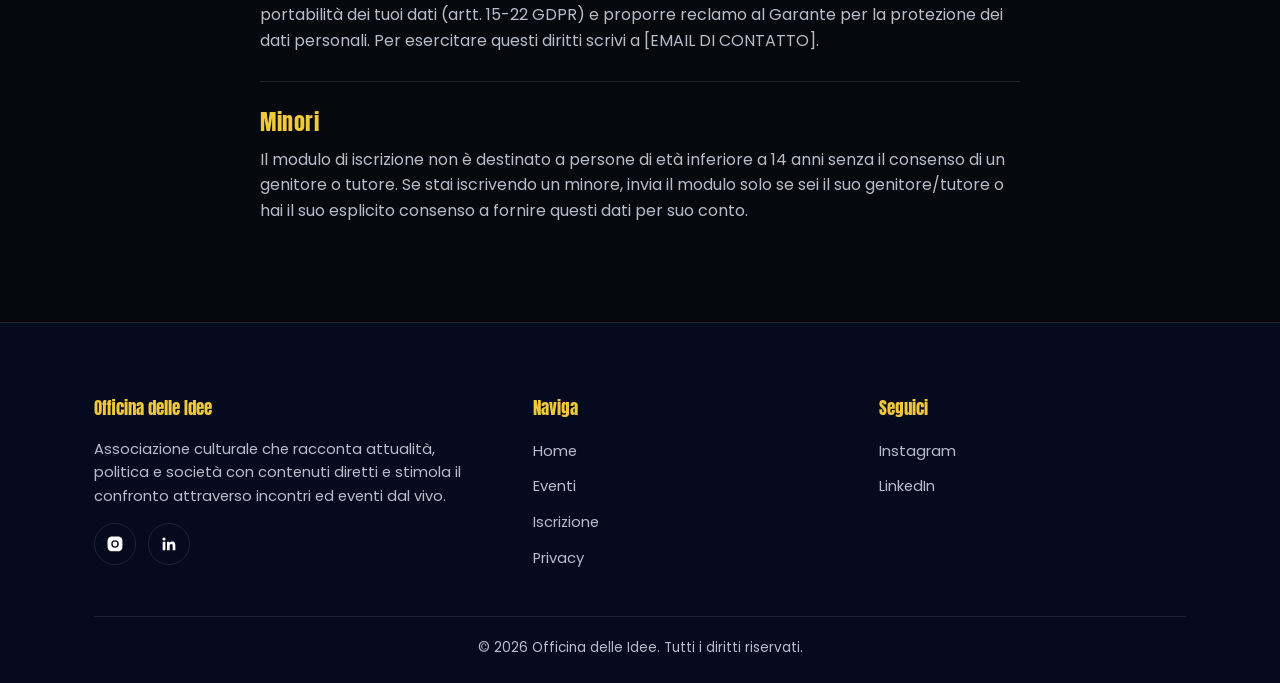
<file: privacy.html>
<!DOCTYPE html>
<html lang="it">
<head>
  <meta charset="UTF-8">
  <meta name="viewport" content="width=device-width, initial-scale=1.0">
  <title>Privacy | Officina delle Idee</title>
  <meta name="description" content="Informativa sulla privacy di Officina delle Idee: come raccogliamo, trattiamo e proteggiamo i dati personali.">

  <link rel="icon" type="image/png" sizes="32x32" href="images/favicon-32.png">
  <link rel="apple-touch-icon" sizes="180x180" href="images/favicon-180.png">

  <link rel="preconnect" href="https://fonts.googleapis.com">
  <link rel="preconnect" href="https://fonts.gstatic.com" crossorigin>
  <link href="https://fonts.googleapis.com/css2?family=Anton&family=Poppins:wght@400;600;700&display=swap" rel="stylesheet">

  <link rel="stylesheet" href="css/style.css">
</head>
<body>

  <header class="site-header">
    <div class="container">
      <a href="index.html" class="brand">
        <img src="images/logo.jpg" alt="Logo Officina delle Idee">
        <span>OFFICINA <em>DELLE IDEE</em></span>
      </a>

      <button class="nav-toggle" id="navToggle" aria-label="Apri menu" aria-expanded="false">
        <span></span><span></span><span></span>
      </button>

      <nav class="main-nav" id="mainNav">
        <ul>
          <li><a href="index.html">Home</a></li>
          <li><a href="eventi.html">Eventi</a></li>
          <li><a href="iscrizione.html">Iscrizione</a></li>
        </ul>
      </nav>
    </div>
  </header>

  <main>
    <section class="hero grid-bg" style="padding-bottom:30px;">
      <div class="container">
        <span class="eyebrow">Trattamento dati</span>
        <h1>INFORMATIVA <span style="color:var(--gold)">SULLA PRIVACY</span></h1>
        <p class="lead">
          Come raccogliamo, utilizziamo e proteggiamo i dati personali di chi si iscrive a Officina delle Idee.
        </p>
      </div>
    </section>

    <section>
      <div class="container">
        <div class="legal-content">

          <div class="legal-block">
            <h2>Titolare del trattamento</h2>
            <p>[NOME COMPLETO ASSOCIAZIONE], con sede in [INDIRIZZO SEDE], codice fiscale [CODICE FISCALE ASSOCIAZIONE]. Email di contatto per la privacy: [EMAIL DI CONTATTO].</p>
          </div>

          <div class="legal-block">
            <h2>Quali dati raccogliamo</h2>
            <p>Attraverso il modulo di iscrizione presente sul sito raccogliamo: nome, cognome, indirizzo email, numero di telefono e tipo di tessera scelta. Questi dati sono forniti volontariamente dalla persona che compila il modulo.</p>
          </div>

          <div class="legal-block">
            <h2>Perché li trattiamo (finalità)</h2>
            <p>Usiamo questi dati esclusivamente per: gestire la richiesta di iscrizione e il rapporto associativo; contattare la persona per completare il tesseramento e il pagamento della quota; inviare comunicazioni relative alla vita associativa (eventi, iniziative, scadenze di rinnovo); adempiere a eventuali obblighi amministrativi o contabili legati alla quota associativa.</p>
          </div>

          <div class="legal-block">
            <h2>Base giuridica</h2>
            <p>Il trattamento si basa sul consenso liberamente espresso dalla persona interessata al momento dell'invio del modulo (art. 6.1.a del GDPR), tramite l'apposita casella di accettazione.</p>
          </div>

          <div class="legal-block">
            <h2>Come conserviamo i dati</h2>
            <p>I dati sono conservati con strumenti informatici con misure di sicurezza adeguate, per il tempo necessario a gestire l'iscrizione e comunque non oltre [INDICARE DURATA].</p>
          </div>

          <div class="legal-block">
            <h2>Chi può vedere questi dati</h2>
            <p>Non vendiamo, cediamo né comunichiamo questi dati a terzi per finalità commerciali. I dati possono essere condivisi solo con: chi gestisce per conto dell'associazione il sito e la raccolta del modulo, i fornitori di servizi di pagamento scelti per il versamento della quota (es. Stripe, PayPal), limitatamente ai dati necessari, oppure quando richiesto per obbligo di legge.</p>
          </div>

          <div class="legal-block">
            <h2>I tuoi diritti</h2>
            <p>In qualsiasi momento puoi chiedere accesso, correzione, cancellazione, limitazione, opposizione, portabilità dei tuoi dati (artt. 15-22 GDPR) e proporre reclamo al Garante per la protezione dei dati personali. Per esercitare questi diritti scrivi a [EMAIL DI CONTATTO].</p>
          </div>

          <div class="legal-block">
            <h2>Minori</h2>
            <p>Il modulo di iscrizione non è destinato a persone di età inferiore a 14 anni senza il consenso di un genitore o tutore. Se stai iscrivendo un minore, invia il modulo solo se sei il suo genitore/tutore o hai il suo esplicito consenso a fornire questi dati per suo conto.</p>
          </div>

        </div>
      </div>
    </section>
  </main>

  <footer class="site-footer">
    <div class="container">
      <div class="footer-grid">
        <div>
          <h4>Officina delle Idee</h4>
          <p>Associazione culturale che racconta attualità, politica e società con contenuti diretti e stimola il confronto attraverso incontri ed eventi dal vivo.</p>
          <div class="social-links">
            <a href="https://www.instagram.com/_officinadelleidee_/" target="_blank" rel="noopener" aria-label="Instagram">
              <svg viewBox="0 0 24 24"><path d="M12 2c2.7 0 3 .01 4.1.06 1.1.05 1.8.2 2.4.45.65.25 1.2.6 1.75 1.15.5.5.9 1.1 1.15 1.75.25.6.4 1.3.45 2.4.05 1.1.06 1.4.06 4.1s-.01 3-.06 4.1c-.05 1.1-.2 1.8-.45 2.4a4.9 4.9 0 0 1-1.15 1.75 4.9 4.9 0 0 1-1.75 1.15c-.6.25-1.3.4-2.4.45-1.1.05-1.4.06-4.1.06s-3-.01-4.1-.06c-1.1-.05-1.8-.2-2.4-.45a4.9 4.9 0 0 1-1.75-1.15 4.9 4.9 0 0 1-1.15-1.75c-.25-.6-.4-1.3-.45-2.4C2.01 15 2 14.7 2 12s.01-3 .06-4.1c.05-1.1.2-1.8.45-2.4.25-.65.6-1.2 1.15-1.75A4.9 4.9 0 0 1 5.4 2.6c.6-.25 1.3-.4 2.4-.45C8.9 2.01 9.2 2 12 2zm0 5a5 5 0 1 0 0 10 5 5 0 0 0 0-10zm0 8.2a3.2 3.2 0 1 1 0-6.4 3.2 3.2 0 0 1 0 6.4zm5.2-8.4a1.2 1.2 0 1 1-2.4 0 1.2 1.2 0 0 1 2.4 0z"/></svg>
            </a>
            <a href="https://www.linkedin.com/company/officina-delle-idee./" target="_blank" rel="noopener" aria-label="LinkedIn">
              <svg viewBox="0 0 24 24"><path d="M20.45 20.45h-3.55v-5.57c0-1.33-.02-3.03-1.85-3.03-1.85 0-2.14 1.45-2.14 2.94v5.66H9.36V9h3.41v1.56h.05c.47-.9 1.63-1.85 3.36-1.85 3.6 0 4.27 2.37 4.27 5.45v6.29zM5.34 7.43a2.06 2.06 0 1 1 0-4.12 2.06 2.06 0 0 1 0 4.12zM7.12 20.45H3.56V9h3.56v11.45z"/></svg>
            </a>
          </div>
        </div>
        <div>
          <h4>Naviga</h4>
          <ul class="footer-nav">
            <li><a href="index.html">Home</a></li>
            <li><a href="eventi.html">Eventi</a></li>
            <li><a href="iscrizione.html">Iscrizione</a></li>
            <li><a href="privacy.html">Privacy</a></li>
          </ul>
        </div>
        <div>
          <h4>Seguici</h4>
          <ul class="footer-nav">
            <li><a href="https://www.instagram.com/_officinadelleidee_/" target="_blank" rel="noopener">Instagram</a></li>
            <li><a href="https://www.linkedin.com/company/officina-delle-idee./" target="_blank" rel="noopener">LinkedIn</a></li>
          </ul>
        </div>
      </div>
      <div class="footer-bottom">
        &copy; <span id="year"></span> Officina delle Idee. Tutti i diritti riservati.
      </div>
    </div>
  </footer>

  <script src="js/script.js"></script>
</body>
</html>
</file>
<file: css/style.css>
/* =========================================================
   OFFICINA DELLE IDEE — stylesheet condiviso
   ========================================================= */

:root {
  --blue: #0029a3;
  --blue-light: #2747d6;
  --navy: #060a1e;
  --bg: #07080d;
  --bg-panel: #0e1220;
  --gold: #f0c93a;
  --gold-dark: #d1ac1f;
  --white: #ffffff;
  --text-muted: #b7bccb;
  --border-soft: rgba(255, 255, 255, 0.1);

  --font-display: "Anton", "Archivo Black", sans-serif;
  --font-body: "Poppins", "Segoe UI", sans-serif;

  --radius-md: 12px;
  --radius-lg: 20px;
  --container: 1140px;
}

* {
  box-sizing: border-box;
}

html {
  scroll-behavior: smooth;
}

body {
  margin: 0;
  background: var(--bg);
  color: var(--white);
  font-family: var(--font-body);
  line-height: 1.6;
  -webkit-font-smoothing: antialiased;
}

img {
  max-width: 100%;
  display: block;
}

a {
  color: inherit;
  text-decoration: none;
}

ul {
  margin: 0;
  padding: 0;
  list-style: none;
}

h1, h2, h3 {
  font-family: var(--font-display);
  font-weight: 400;
  line-height: 1.1;
  margin: 0 0 .5em;
  letter-spacing: .5px;
}

h1 { font-size: clamp(2.4rem, 6vw, 4.2rem); }
h2 { font-size: clamp(1.9rem, 4vw, 2.8rem); color: var(--gold); }
h3 { font-size: 1.3rem; }

p { margin: 0 0 1em; }

.container {
  width: 100%;
  max-width: var(--container);
  margin: 0 auto;
  padding: 0 24px;
}

/* Sfondo a griglia, richiamo grafico dei post social */
.grid-bg {
  background-image:
    linear-gradient(rgba(255, 255, 255, 0.05) 1px, transparent 1px),
    linear-gradient(90deg, rgba(255, 255, 255, 0.05) 1px, transparent 1px);
  background-size: 42px 42px;
  background-position: center top;
}

/* =========================
   HEADER / NAV
   ========================= */
.site-header {
  position: sticky;
  top: 0;
  z-index: 100;
  background: rgba(7, 8, 13, 0.9);
  backdrop-filter: blur(8px);
  border-bottom: 1px solid var(--border-soft);
}

.site-header .container {
  display: flex;
  align-items: center;
  justify-content: space-between;
  padding-top: 12px;
  padding-bottom: 12px;
}

.brand {
  display: flex;
  align-items: center;
  gap: 12px;
}

.brand img {
  height: 44px;
  width: auto;
  border-radius: 6px;
}

.brand span {
  font-family: var(--font-display);
  font-size: 1.1rem;
  letter-spacing: .5px;
  color: var(--white);
}

.brand span em {
  font-style: normal;
  color: var(--gold);
}

.nav-toggle {
  display: none;
  flex-direction: column;
  gap: 5px;
  background: none;
  border: none;
  cursor: pointer;
  padding: 8px;
  z-index: 110;
}

.nav-toggle span {
  width: 26px;
  height: 3px;
  background: var(--white);
  border-radius: 2px;
  transition: transform .25s ease, opacity .25s ease;
}

.nav-toggle.active span:nth-child(1) { transform: translateY(8px) rotate(45deg); }
.nav-toggle.active span:nth-child(2) { opacity: 0; }
.nav-toggle.active span:nth-child(3) { transform: translateY(-8px) rotate(-45deg); }

.main-nav ul {
  display: flex;
  gap: 8px;
}

.main-nav a {
  display: inline-block;
  padding: 10px 16px;
  font-weight: 600;
  font-size: .95rem;
  border-radius: 999px;
  transition: background .2s ease, color .2s ease;
}

.main-nav a:hover,
.main-nav a.active {
  background: var(--gold);
  color: var(--navy);
}

/* =========================
   BOTTONI
   ========================= */
.btn {
  display: inline-flex;
  align-items: center;
  justify-content: center;
  gap: 8px;
  padding: 14px 28px;
  border-radius: 999px;
  font-weight: 700;
  font-size: 1rem;
  border: 2px solid transparent;
  cursor: pointer;
  transition: transform .2s ease, background .2s ease, color .2s ease, border-color .2s ease;
  font-family: var(--font-body);
}

.btn:hover { transform: translateY(-2px); }

.btn-gold {
  background: var(--gold);
  color: var(--navy);
}
.btn-gold:hover { background: var(--gold-dark); }

.btn-outline {
  background: transparent;
  border-color: var(--white);
  color: var(--white);
}
.btn-outline:hover { border-color: var(--gold); color: var(--gold); }

.btn-block { width: 100%; }

/* =========================
   HERO
   ========================= */
.hero {
  padding: 90px 0 70px;
  text-align: center;
  background: radial-gradient(circle at 50% 0%, rgba(0, 41, 163, 0.55), transparent 60%);
}

.hero .eyebrow {
  display: inline-block;
  background: var(--bg-panel);
  border: 1px solid var(--border-soft);
  color: var(--gold);
  font-weight: 700;
  font-size: .85rem;
  letter-spacing: 1px;
  text-transform: uppercase;
  padding: 8px 18px;
  border-radius: 999px;
  margin-bottom: 22px;
}

.hero p.lead {
  max-width: 640px;
  margin: 0 auto 30px;
  color: var(--text-muted);
  font-size: 1.1rem;
}

.hero-actions {
  display: flex;
  justify-content: center;
  gap: 16px;
  flex-wrap: wrap;
}

/* =========================
   SEZIONI GENERICHE
   ========================= */
section {
  padding: 70px 0;
}

.section-head {
  text-align: center;
  max-width: 680px;
  margin: 0 auto 46px;
}

.section-head p {
  color: var(--text-muted);
}

.panel {
  background: var(--bg-panel);
  border: 1px solid var(--border-soft);
  border-radius: var(--radius-lg);
  padding: 40px;
}

/* Chi siamo */
.about-grid {
  display: grid;
  grid-template-columns: 1.1fr .9fr;
  gap: 50px;
  align-items: center;
}

.about-grid .stats {
  display: grid;
  grid-template-columns: repeat(2, 1fr);
  gap: 18px;
  margin-top: 30px;
}

.stat {
  background: var(--bg-panel);
  border: 1px solid var(--border-soft);
  border-radius: var(--radius-md);
  padding: 20px;
  text-align: center;
}

.stat strong {
  display: block;
  font-family: var(--font-display);
  font-size: 2rem;
  color: var(--gold);
}

.stat span {
  font-size: .85rem;
  color: var(--text-muted);
}

.about-visual {
  background: var(--blue);
  border-radius: var(--radius-lg);
  padding: 30px;
  display: flex;
  align-items: center;
  justify-content: center;
}

.about-visual img {
  border-radius: var(--radius-md);
}

/* Galleria contenuti / social */
.gallery {
  display: grid;
  grid-template-columns: repeat(3, 1fr);
  gap: 24px;
}

.gallery figure {
  margin: 0;
  border-radius: var(--radius-lg);
  overflow: hidden;
  border: 1px solid var(--border-soft);
  position: relative;
  background: var(--bg-panel);
}

.gallery img {
  width: 100%;
  height: 100%;
  object-fit: cover;
  aspect-ratio: 4 / 5;
  transition: transform .35s ease;
}

.gallery a:hover img {
  transform: scale(1.05);
}

.gallery figcaption {
  padding: 14px 16px;
  font-size: .9rem;
  color: var(--text-muted);
  border-top: 1px solid var(--border-soft);
}

.social-cta {
  text-align: center;
  margin-top: 36px;
}

/* Card generiche (usate anche in eventi/iscrizione) */
.card {
  background: var(--bg-panel);
  border: 1px solid var(--border-soft);
  border-radius: var(--radius-lg);
  padding: 28px;
}

/* =========================
   EVENTI
   ========================= */
.events-list {
  display: flex;
  flex-direction: column;
  gap: 24px;
}

.event-card {
  display: grid;
  grid-template-columns: 140px 1fr auto;
  gap: 28px;
  align-items: center;
  background: var(--bg-panel);
  border: 1px solid var(--border-soft);
  border-radius: var(--radius-lg);
  padding: 28px;
}

.event-date {
  background: var(--blue);
  border-radius: var(--radius-md);
  text-align: center;
  padding: 16px 10px;
}

.event-date .day {
  display: block;
  font-family: var(--font-display);
  font-size: 2.2rem;
  color: var(--gold);
  line-height: 1;
}

.event-date .month {
  display: block;
  font-size: .8rem;
  text-transform: uppercase;
  letter-spacing: 1px;
  color: var(--white);
  margin-top: 4px;
}

.event-body h3 {
  margin-bottom: 6px;
}

.event-meta {
  display: flex;
  gap: 16px;
  flex-wrap: wrap;
  color: var(--gold);
  font-size: .9rem;
  font-weight: 600;
  margin-bottom: 10px;
}

.event-body p {
  color: var(--text-muted);
  margin-bottom: 0;
}

.event-action {
  align-self: center;
  display: flex;
  flex-direction: column;
  gap: 10px;
}

.btn-disabled,
.btn-disabled:hover {
  background: var(--bg-panel);
  color: var(--text-muted);
  border: 2px solid var(--border-soft);
  cursor: not-allowed;
  transform: none;
}

.badge-placeholder {
  display: inline-block;
  font-size: .75rem;
  color: var(--navy);
  background: var(--gold);
  padding: 4px 10px;
  border-radius: 999px;
  font-weight: 700;
  margin-bottom: 10px;
}

/* =========================
   FORM ISCRIZIONE
   ========================= */
.form-wrap {
  max-width: 640px;
  margin: 0 auto;
}

.form-grid {
  display: grid;
  grid-template-columns: 1fr 1fr;
  gap: 20px;
}

.form-grid .full {
  grid-column: 1 / -1;
}

label {
  display: block;
  font-weight: 600;
  font-size: .9rem;
  margin-bottom: 8px;
  color: var(--white);
}

input,
select,
textarea {
  width: 100%;
  padding: 14px 16px;
  border-radius: var(--radius-md);
  border: 1px solid var(--border-soft);
  background: var(--bg);
  color: var(--white);
  font-family: var(--font-body);
  font-size: 1rem;
}

input:focus,
select:focus,
textarea:focus {
  outline: none;
  border-color: var(--gold);
}

.field {
  margin-bottom: 20px;
}

.tessere-info {
  display: grid;
  grid-template-columns: repeat(3, 1fr);
  gap: 16px;
  margin: 30px 0 40px;
}

.tessera {
  background: var(--bg-panel);
  border: 1px solid var(--border-soft);
  border-radius: var(--radius-md);
  padding: 22px 18px;
  text-align: center;
}

.tessera strong {
  display: block;
  font-family: var(--font-display);
  font-size: 1.6rem;
  color: var(--gold);
  margin-bottom: 4px;
}

.tessera span {
  font-size: .85rem;
  color: var(--text-muted);
}

.form-note {
  font-size: .85rem;
  color: var(--text-muted);
  margin-top: 14px;
  text-align: center;
}

.honeypot-field {
  position: absolute;
  left: -9999px;
}

.payment-method {
  margin-bottom: 20px;
}

.payment-options {
  display: grid;
  grid-template-columns: 1fr 1fr;
  gap: 16px;
  margin-bottom: 16px;
}

.payment-option {
  display: flex;
  align-items: center;
  gap: 10px;
  background: var(--bg-panel);
  border: 1px solid var(--border-soft);
  border-radius: var(--radius-md);
  padding: 14px 16px;
  cursor: pointer;
  transition: border-color .2s ease;
}

.payment-option:hover {
  border-color: var(--gold);
}

.payment-option input[type="radio"] {
  width: auto;
  accent-color: var(--gold);
}

.payment-option span {
  font-weight: 600;
  font-size: .95rem;
}

.payment-details {
  display: none;
  background: var(--bg-panel);
  border: 1px solid var(--border-soft);
  border-radius: var(--radius-md);
  padding: 20px;
}

.payment-details.active {
  display: block;
}

.payment-details p {
  margin: 0 0 8px;
  font-size: .95rem;
}

.payment-details p:last-child {
  margin-bottom: 0;
}

.payment-details strong {
  color: var(--gold);
}

.consent-field {
  margin-top: 6px;
}

.checkbox-option {
  display: flex;
  align-items: flex-start;
  gap: 10px;
  cursor: pointer;
}

.checkbox-option input[type="checkbox"] {
  width: auto;
  margin-top: 3px;
  accent-color: var(--gold);
}

.checkbox-option span {
  font-size: .9rem;
  color: var(--text-muted);
  font-weight: 400;
}

.checkbox-option a {
  color: var(--gold);
}

/* =========================
   CONTATTI (placeholder)
   ========================= */
.contacts-grid {
  display: grid;
  grid-template-columns: repeat(3, 1fr);
  gap: 20px;
}

.contact-item {
  background: var(--bg-panel);
  border: 1px dashed var(--border-soft);
  border-radius: var(--radius-md);
  padding: 24px;
  text-align: center;
}

.contact-item .todo {
  display: inline-block;
  margin-top: 10px;
  font-size: .75rem;
  color: var(--gold);
  text-transform: uppercase;
  letter-spacing: 1px;
  font-weight: 700;
}

/* =========================
   MODALE EVENTI
   ========================= */
.modal-overlay {
  display: none;
  position: fixed;
  inset: 0;
  background: rgba(6, 10, 30, 0.85);
  z-index: 1000;
  align-items: center;
  justify-content: center;
  padding: 20px;
}

.modal-overlay.active {
  display: flex;
}

body.modal-open {
  overflow: hidden;
}

.modal-box {
  position: relative;
  width: 100%;
  max-width: 520px;
  max-height: 90vh;
  overflow-y: auto;
  background: var(--bg-panel);
  border: 1px solid var(--border-soft);
  border-radius: var(--radius-lg);
  padding: 36px 32px 32px;
}

.modal-close {
  position: absolute;
  top: 16px;
  right: 16px;
  width: 36px;
  height: 36px;
  border-radius: 50%;
  border: 1px solid var(--border-soft);
  background: transparent;
  color: var(--white);
  font-size: 1.3rem;
  line-height: 1;
  cursor: pointer;
  display: flex;
  align-items: center;
  justify-content: center;
  transition: border-color .2s ease, color .2s ease;
}

.modal-close:hover {
  border-color: var(--gold);
  color: var(--gold);
}

.modal-eyebrow {
  display: block;
  color: var(--gold);
  font-weight: 700;
  font-size: .78rem;
  letter-spacing: 1px;
  text-transform: uppercase;
  margin-bottom: 8px;
}

.modal-box h3 {
  font-family: var(--font-display);
  font-weight: 400;
  color: var(--white);
  font-size: 1.5rem;
  margin: 0 0 20px;
}

.modal-success {
  text-align: center;
}

.modal-success p {
  color: var(--text-muted);
  margin-bottom: 24px;
}

.modal-success .btn {
  width: 100%;
}

/* =========================
   PAGINA PRIVACY
   ========================= */
.legal-content {
  max-width: 760px;
  margin: 0 auto;
}

.legal-block {
  padding: 28px 0;
  border-bottom: 1px solid var(--border-soft);
}

.legal-block:last-child {
  border-bottom: none;
}

.legal-block h2 {
  font-size: 1.4rem;
  margin-bottom: 12px;
}

.legal-block p {
  color: var(--text-muted);
  margin: 0;
}

/* =========================
   FOOTER
   ========================= */
.site-footer {
  background: var(--navy);
  border-top: 1px solid var(--border-soft);
  padding: 50px 0 24px;
}

.footer-grid {
  display: grid;
  grid-template-columns: 1.3fr 1fr 1fr;
  gap: 40px;
  margin-bottom: 36px;
}

.footer-grid h4 {
  font-family: var(--font-display);
  font-weight: 400;
  color: var(--gold);
  margin-bottom: 16px;
  font-size: 1.05rem;
}

.footer-grid p {
  color: var(--text-muted);
  font-size: .92rem;
}

.footer-nav li { margin-bottom: 10px; }
.footer-nav a { color: var(--text-muted); font-size: .92rem; }
.footer-nav a:hover { color: var(--gold); }

.social-links {
  display: flex;
  gap: 12px;
}

.social-links a {
  width: 42px;
  height: 42px;
  border-radius: 50%;
  border: 1px solid var(--border-soft);
  display: flex;
  align-items: center;
  justify-content: center;
  transition: background .2s ease, border-color .2s ease;
}

.social-links a:hover {
  background: var(--gold);
  border-color: var(--gold);
}

.social-links a:hover svg { fill: var(--navy); }

.social-links svg {
  width: 18px;
  height: 18px;
  fill: var(--white);
  transition: fill .2s ease;
}

.footer-bottom {
  border-top: 1px solid var(--border-soft);
  padding-top: 20px;
  text-align: center;
  color: var(--text-muted);
  font-size: .85rem;
}

.footer-bottom a:hover {
  color: var(--gold);
}

/* =========================
   PAGINA DI RINGRAZIAMENTO
   ========================= */
.thanks-page {
  min-height: 60vh;
  display: flex;
  align-items: center;
  justify-content: center;
  text-align: center;
  padding: 60px 0;
}

/* =========================
   RESPONSIVE
   ========================= */
@media (max-width: 900px) {
  .about-grid { grid-template-columns: 1fr; }
  .gallery { grid-template-columns: repeat(2, 1fr); }
  .footer-grid { grid-template-columns: 1fr 1fr; }
  .tessere-info { grid-template-columns: 1fr; }
  .contacts-grid { grid-template-columns: 1fr; }
  .event-card {
    grid-template-columns: 1fr;
    text-align: left;
  }
  .event-date {
    justify-self: start;
    width: 100px;
  }
}

@media (max-width: 720px) {
  .nav-toggle { display: flex; }

  .main-nav {
    position: fixed;
    inset: 0 0 0 30%;
    top: 68px;
    background: var(--navy);
    border-left: 1px solid var(--border-soft);
    transform: translateX(100%);
    transition: transform .3s ease;
    padding: 30px 24px;
  }

  .main-nav.open { transform: translateX(0); }

  .main-nav ul {
    flex-direction: column;
    gap: 6px;
  }

  .main-nav a {
    display: block;
    text-align: center;
  }

  .form-grid { grid-template-columns: 1fr; }
  .payment-options { grid-template-columns: 1fr; }
  .gallery { grid-template-columns: 1fr; }
  .footer-grid { grid-template-columns: 1fr; text-align: center; }
  .social-links { justify-content: center; }
  hr.footer-nav { margin: 0 auto; }
}
</file>
